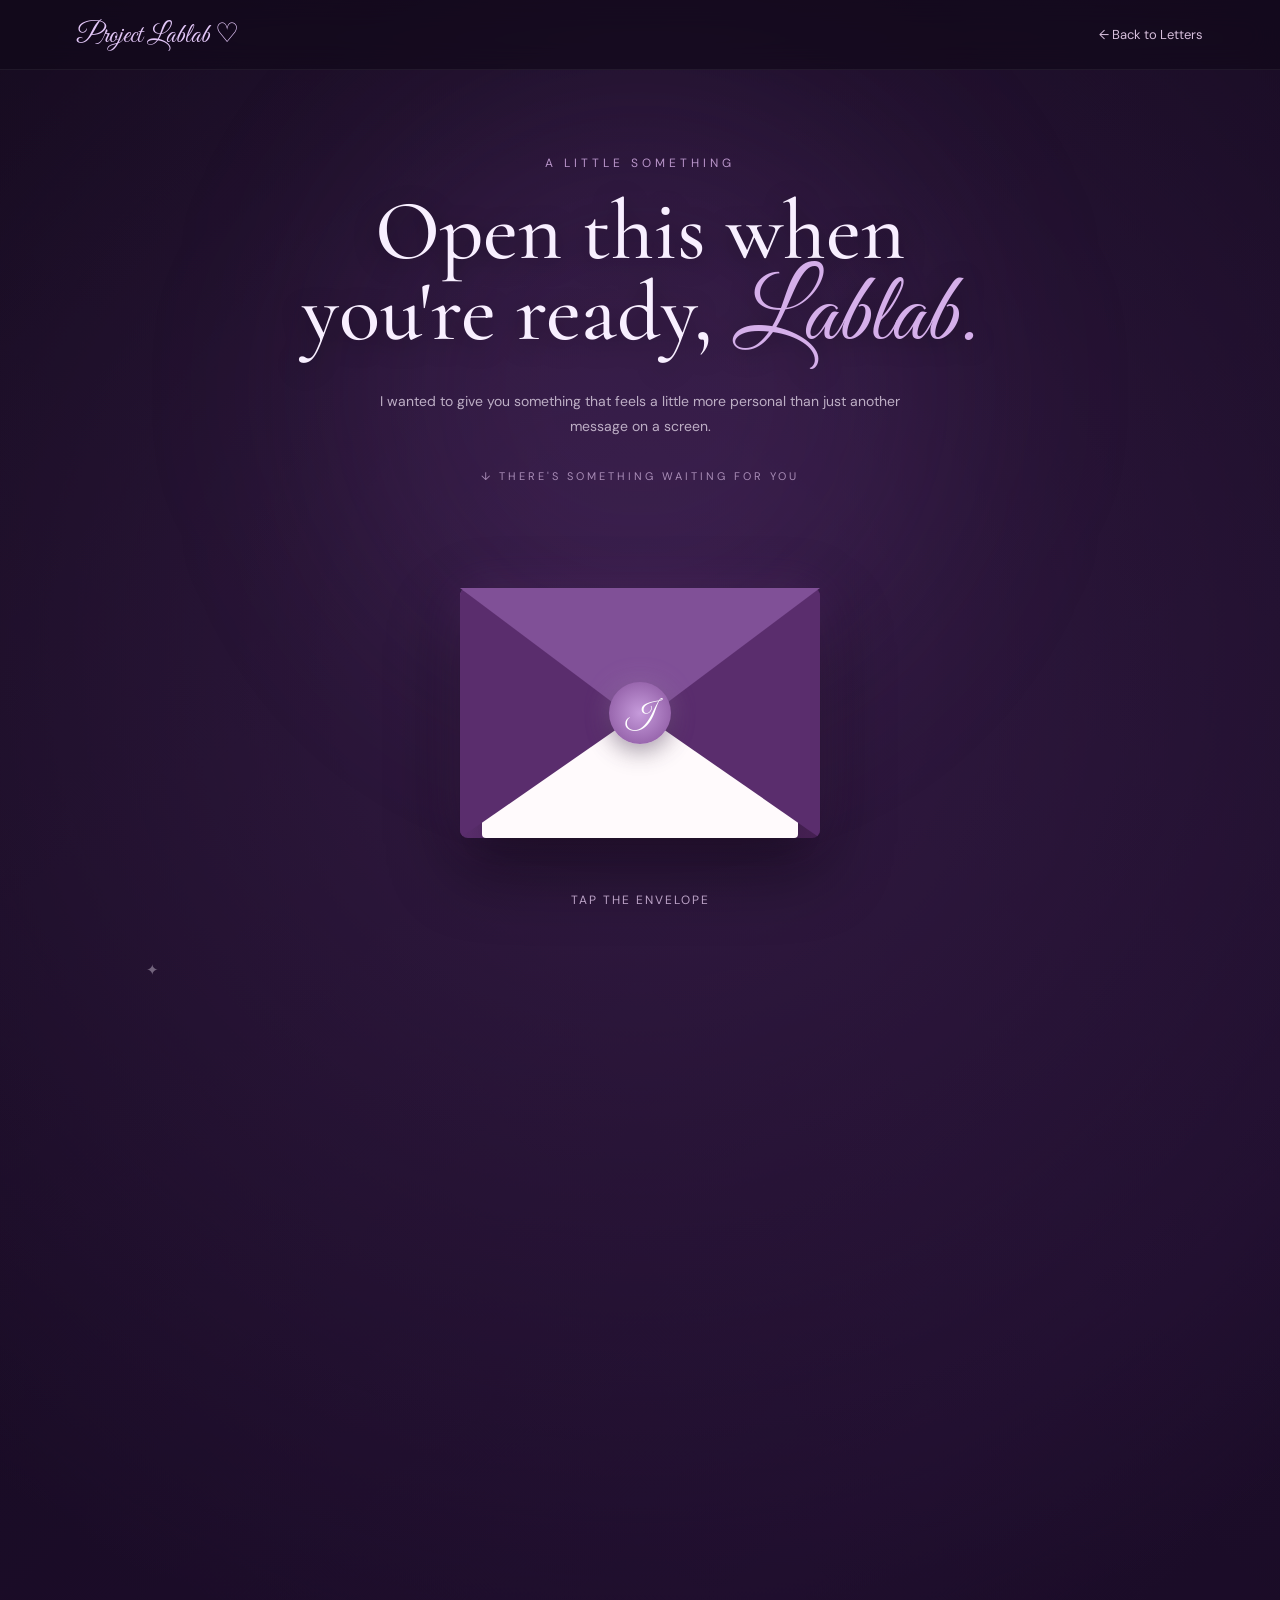
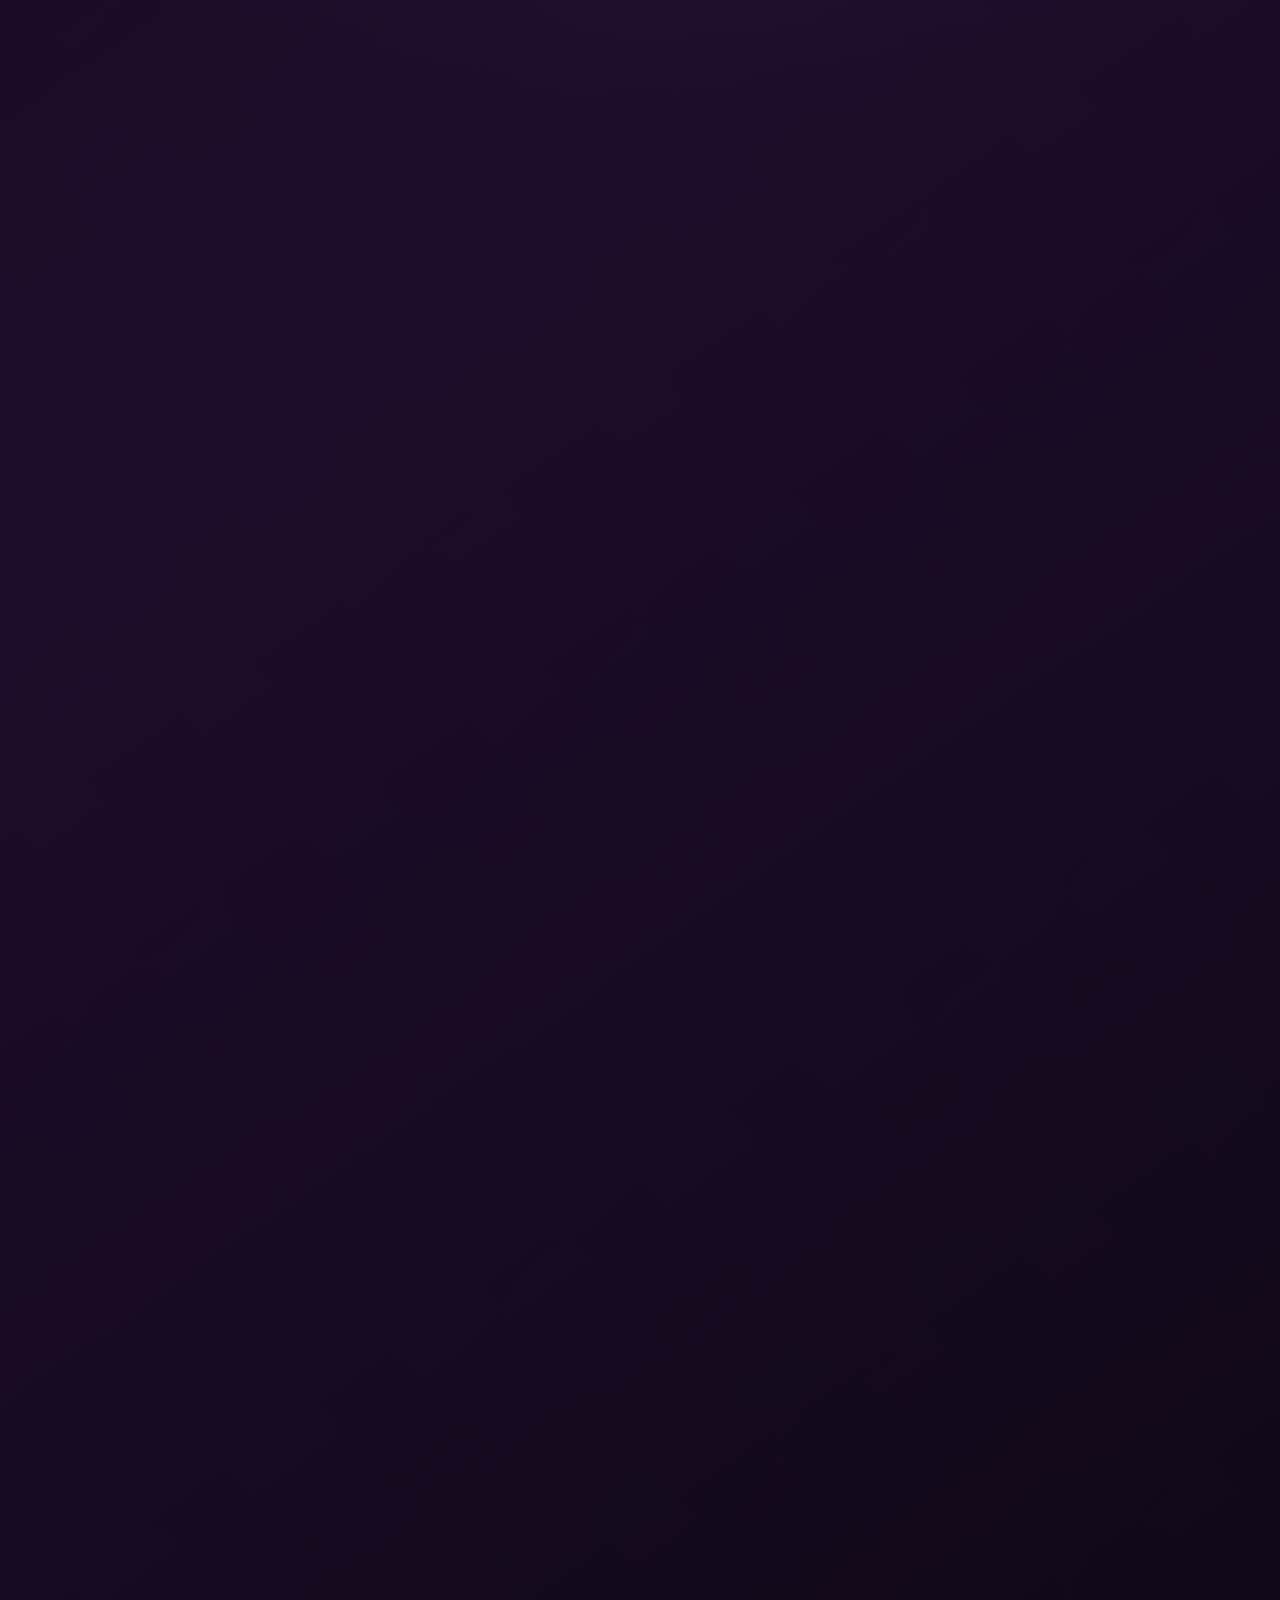
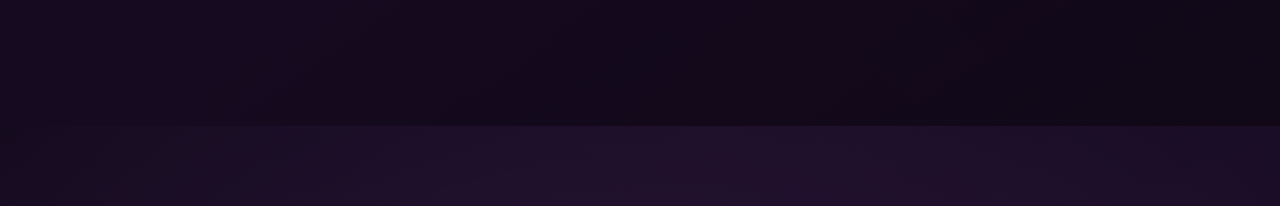
<file: letter.html>
<!DOCTYPE html>
<html lang="en">

<head>

    <meta charset="UTF-8">

    <meta name="viewport" content="width=device-width, initial-scale=1.0">

    <meta name="theme-color" content="#180d24">

    <title>A Letter for You 💜</title>

    <link rel="preconnect" href="https://fonts.googleapis.com">

    <link rel="preconnect" href="https://fonts.gstatic.com" crossorigin>

    <link
        href="https://fonts.googleapis.com/css2?family=Cormorant+Garamond:wght@400;500;600;700&family=DM+Sans:wght@400;500;600&family=Great+Vibes&display=swap"
        rel="stylesheet">

    <style>

        * {
            margin: 0;
            padding: 0;
            box-sizing: border-box;
        }

        html {
            scroll-behavior: smooth;
        }

        body {
            min-height: 100vh;
            background:
                radial-gradient(
                    circle at 50% 20%,
                    rgba(111, 61, 137, 0.3),
                    transparent 38%
                ),
                linear-gradient(
                    145deg,
                    #12091b,
                    #1d0d2b 50%,
                    #100817
                );
            color: #f8efff;
            font-family: "DM Sans", sans-serif;
            overflow-x: hidden;
        }

        /* =========================
           BACKGROUND
        ========================= */

        .background-glow {
            position: fixed;
            width: 600px;
            height: 600px;
            border-radius: 50%;
            background: rgba(150, 85, 190, 0.12);
            filter: blur(100px);
            top: 10%;
            left: 50%;
            transform: translateX(-50%);
            pointer-events: none;
        }

        /* =========================
           NAVBAR
        ========================= */

        nav {
            position: fixed;
            top: 0;
            left: 0;
            width: 100%;
            height: 70px;
            padding: 0 6%;
            display: flex;
            align-items: center;
            justify-content: space-between;
            z-index: 500;
            background: rgba(18, 9, 27, 0.7);
            backdrop-filter: blur(14px);
            border-bottom: 1px solid rgba(255, 255, 255, 0.06);
        }

        .logo {
            font-family: "Great Vibes", cursive;
            font-size: 27px;
            color: #e3c7f8;
            text-decoration: none;
        }

        .back-link {
            color: #d7bfdc;
            text-decoration: none;
            font-size: 13px;
            transition: 0.3s ease;
        }

        .back-link:hover {
            color: white;
            transform: translateX(-3px);
        }

        /* =========================
           HERO / INTRO
        ========================= */

        .intro {
            position: relative;
            z-index: 10;

            min-height: 62vh;

            display: flex;
            flex-direction: column;
            justify-content: center;
            align-items: center;

            text-align: center;

            padding:
                120px
                25px
                40px;

            transition: 1s ease;
        }

        .intro.hide {
            opacity: 0;
            transform: translateY(-40px);
            pointer-events: none;
        }

        .small-text {
            font-size: 12px;
            letter-spacing: 4px;
            text-transform: uppercase;
            color: #b995ca;
            margin-bottom: 20px;
        }

        .intro h1 {
            position: relative;
            z-index: 20;

            font-family: "Cormorant Garamond", serif;
            font-size: clamp(45px, 8vw, 85px);
            font-weight: 500;
            line-height: 0.95;

            margin-bottom: 25px;

            text-shadow:
                0 5px 25px rgba(0, 0, 0, 0.35);
        }

        .intro h1 span {
            font-family: "Great Vibes", cursive;
            color: #d5afea;
            font-size: 1.15em;
        }

        .intro p {
            position: relative;
            z-index: 20;

            max-width: 520px;

            color: #bdaec5;

            line-height: 1.8;

            font-size: 14px;
        }

        .hint {
            position: relative;
            z-index: 20;

            margin-top: 30px;

            font-size: 11px;

            letter-spacing: 3px;

            color: #a98db7;

            text-transform: uppercase;

            animation: breathe 2s infinite;
        }

        @keyframes breathe {

            0%,
            100% {
                opacity: 0.45;
            }

            50% {
                opacity: 1;
            }

        }

        /* =========================
           ENVELOPE AREA
        ========================= */

        .envelope-section {
            position: relative;
            z-index: 20;

            min-height: 48vh;

            display: flex;

            align-items: flex-start;

            justify-content: center;

            padding:
                30px
                20px
                150px;
        }

        .envelope-wrapper {
            position: relative;

            width: 360px;
            height: 250px;

            cursor: pointer;

            perspective: 1200px;

            transition: 0.5s ease;
        }

        .envelope-wrapper:hover {
            transform: translateY(-8px);
        }

        .envelope-wrapper.opened {
            cursor: default;
        }

        /* =========================
           ENVELOPE
        ========================= */

        .envelope {
            position: absolute;

            width: 100%;
            height: 100%;

            left: 0;
            bottom: 0;

            background:
                linear-gradient(
                    145deg,
                    #6e3b86,
                    #452052
                );

            border-radius: 8px;

            box-shadow:
                0 30px 70px rgba(0, 0, 0, 0.45),
                0 0 50px rgba(130, 68, 160, 0.25);

            overflow: visible;
        }

        .envelope::before {
            content: "";

            position: absolute;

            inset: 0;

            background:
                linear-gradient(
                    135deg,
                    rgba(255,255,255,0.12),
                    transparent 40%
                );

            border-radius: inherit;
        }

        /* =========================
           PAPER
        ========================= */

        .paper {
            position: absolute;

            width: 88%;
            height: 90%;

            left: 6%;
            bottom: 10px;

            background: #fffafc;

            color: #38253e;

            border-radius: 4px;

            z-index: 2;

            padding: 25px;

            transition:
                transform 1.5s cubic-bezier(.2,.8,.2,1),
                opacity 0.8s ease;

            transform: translateY(10px);

            box-shadow:
                0 5px 25px rgba(0,0,0,0.15);
        }

        .paper::before {
            content: "A little something for you...";

            font-family: "Great Vibes", cursive;

            font-size: 22px;

            color: #69417b;
        }

        .envelope-wrapper.opened .paper {
            transform: translateY(-175px);
        }

        /* =========================
           ENVELOPE FRONT
        ========================= */

        .envelope-front {
            position: absolute;

            inset: 0;

            z-index: 5;

            overflow: hidden;

            border-radius: 8px;
        }

        .envelope-front::before {
            content: "";

            position: absolute;

            left: 0;
            bottom: 0;

            width: 0;
            height: 0;

            border-left: 180px solid #5a2d6d;
            border-top: 125px solid transparent;
            border-bottom: 125px solid transparent;
        }

        .envelope-front::after {
            content: "";

            position: absolute;

            right: 0;
            bottom: 0;

            width: 0;
            height: 0;

            border-right: 180px solid #5a2d6d;
            border-top: 125px solid transparent;
            border-bottom: 125px solid transparent;
        }

        /* =========================
           FLAP
        ========================= */

        .flap {
            position: absolute;

            width: 100%;
            height: 100%;

            top: 0;
            left: 0;

            z-index: 7;

            transform-origin: top center;

            transition:
                transform 1.1s cubic-bezier(.2,.8,.2,1);
        }

        .flap::before {
            content: "";

            position: absolute;

            left: 0;
            top: 0;

            width: 0;
            height: 0;

            border-left: 180px solid transparent;
            border-right: 180px solid transparent;
            border-top: 135px solid #805097;
        }

        .envelope-wrapper.opened .flap {
            transform: rotateX(180deg);
        }

        /* =========================
           SEAL
        ========================= */

        .seal {
            position: absolute;

            z-index: 15;

            top: 50%;
            left: 50%;

            transform:
                translate(-50%, -50%);

            width: 62px;
            height: 62px;

            border-radius: 50%;

            background:
                radial-gradient(
                    circle,
                    #c69bdb,
                    #86519b
                );

            display: flex;

            align-items: center;
            justify-content: center;

            font-family: "Great Vibes", cursive;

            font-size: 28px;

            color: white;

            box-shadow:
                0 8px 25px rgba(0,0,0,0.3),
                0 0 25px rgba(198,155,219,0.4);

            transition: 0.8s ease;
        }

        .envelope-wrapper.opened .seal {
            opacity: 0;

            transform:
                translate(-50%, -50%)
                scale(0.3);
        }

        /* =========================
           OPEN MESSAGE
        ========================= */

        .open-message {
            position: absolute;

            bottom: -70px;

            width: 100%;

            text-align: center;

            color: #bca3c7;

            font-size: 12px;

            letter-spacing: 2px;

            text-transform: uppercase;

            transition: 0.5s ease;
        }

        .envelope-wrapper.opened .open-message {
            opacity: 0;
        }

        /* =========================
           ROSE EFFECT
        ========================= */

        .rose-burst {
            position: fixed;

            inset: 0;

            pointer-events: none;

            overflow: hidden;

            z-index: 1000;

            opacity: 0;

            transition: opacity 0.5s ease;
        }

        .rose-burst.active {
            opacity: 1;
        }

        .rose {
            position: absolute;

            top: -100px;

            user-select: none;

            pointer-events: none;

            filter:
                drop-shadow(
                    0 5px 8px rgba(0,0,0,0.35)
                )
                drop-shadow(
                    0 0 8px rgba(255,80,120,0.25)
                );

            animation:
                roseFall
                linear
                forwards;
        }

        @keyframes roseFall {

            0% {
                transform:
                    translateY(-120px)
                    translateX(0)
                    rotate(0deg)
                    scale(0.3);

                opacity: 0;
            }

            8% {
                opacity: 1;
            }

            25% {
                transform:
                    translateY(25vh)
                    translateX(45px)
                    rotate(90deg)
                    scale(1);
            }

            50% {
                transform:
                    translateY(55vh)
                    translateX(-55px)
                    rotate(180deg)
                    scale(0.9);
            }

            75% {
                transform:
                    translateY(80vh)
                    translateX(45px)
                    rotate(270deg)
                    scale(1.1);
            }

            100% {
                transform:
                    translateY(115vh)
                    translateX(-30px)
                    rotate(360deg)
                    scale(0.7);

                opacity: 0;
            }

        }

        /* =========================
           ROSE FLASH
        ========================= */

        .rose-flash {
            position: fixed;

            inset: 0;

            background:
                radial-gradient(
                    circle,
                    rgba(255,180,210,0.25),
                    rgba(90,30,110,0.15),
                    transparent 65%
                );

            z-index: 999;

            pointer-events: none;

            opacity: 0;
        }

        .rose-flash.active {
            animation:
                flash
                1.5s
                ease;
        }

        @keyframes flash {

            0% {
                opacity: 0;
            }

            30% {
                opacity: 1;
            }

            100% {
                opacity: 0;
            }

        }

        /* =========================
           LETTER
        ========================= */

        .letter-container {
            position: relative;

            z-index: 30;

            width: min(800px, 90%);

            margin: 0 auto;

            padding:
                100px
                0
                120px;

            opacity: 0;

            transform: translateY(80px);

            pointer-events: none;

            transition:
                opacity 1.5s ease,
                transform 1.5s ease;
        }

        .letter-container.show {
            opacity: 1;

            transform: translateY(0);

            pointer-events: auto;
        }

        .letter-paper {
            background:
                linear-gradient(
                    rgba(255,255,255,0.96),
                    rgba(250,241,250,0.98)
                );

            color: #35243a;

            padding:
                clamp(40px, 7vw, 85px);

            border-radius: 4px;

            box-shadow:
                0 30px 90px rgba(0,0,0,0.4),
                0 0 50px rgba(180,120,200,0.12);

            position: relative;
        }

        .letter-paper::before {
            content: "";

            position: absolute;

            inset: 15px;

            border:
                1px solid
                rgba(110,61,137,0.15);

            pointer-events: none;
        }

        .letter-date {
            text-align: right;

            font-family:
                "Cormorant Garamond",
                serif;

            font-size: 17px;

            color: #876a8e;

            margin-bottom: 45px;
        }

        .letter-paper h2 {
            font-family:
                "Great Vibes",
                cursive;

            font-size:
                clamp(38px, 6vw, 58px);

            font-weight: 400;

            color: #673c76;

            margin-bottom: 35px;
        }

        .letter-paper p {
            font-family:
                "Cormorant Garamond",
                serif;

            font-size:
                clamp(19px, 2.5vw, 23px);

            line-height: 1.8;

            margin-bottom: 28px;

            text-align: justify;
        }

        .letter-paper .heart {
            text-align: center;

            font-size: 28px;

            color: #9a5caa;

            margin: 30px 0;
        }

        .signature {
            margin-top: 50px;

            text-align: right;
        }

        .signature span {
            display: block;

            font-family:
                "Cormorant Garamond",
                serif;

            font-size: 20px;

            color: #76567d;
        }

        .signature strong {
            display: block;

            font-family:
                "Great Vibes",
                cursive;

            font-size: 42px;

            font-weight: 400;

            color: #673c76;

            margin-top: 5px;
        }

        /* =========================
           BOTTOM
        ========================= */

        .bottom-message {
            text-align: center;

            margin-top: 60px;

            color: #a996ad;

            font-size: 12px;

            letter-spacing: 2px;
        }

        .back-button {
            display: block;

            width: fit-content;

            margin:
                30px
                auto
                0;

            padding:
                12px
                25px;

            border:
                1px solid
                rgba(205,169,220,0.35);

            border-radius: 50px;

            color: #d8c0df;

            text-decoration: none;

            font-size: 12px;

            letter-spacing: 1px;

            transition: 0.3s ease;
        }

        .back-button:hover {
            background:
                rgba(180,120,200,0.12);

            border-color:
                rgba(220,180,235,0.7);

            transform:
                translateY(-3px);
        }

        /* =========================
           BACKGROUND PETALS
        ========================= */

        .petal {
            position: fixed;

            top: -30px;

            z-index: 2;

            pointer-events: none;

            opacity: 0.6;

            animation:
                petalFall
                linear
                forwards;
        }

        @keyframes petalFall {

            0% {
                transform:
                    translateY(-50px)
                    rotate(0deg);
            }

            100% {
                transform:
                    translateY(110vh)
                    rotate(360deg);
            }

        }

        /* =========================
           MOBILE
        ========================= */

        @media (max-width: 600px) {

            nav {
                height: 60px;

                padding:
                    0 20px;
            }

            .logo {
                font-size: 23px;
            }

            .back-link {
                font-size: 11px;
            }

            .intro {
                min-height: 58vh;

                padding:
                    100px
                    20px
                    25px;
            }

            .intro h1 {
                font-size:
                    clamp(42px, 13vw, 65px);
            }

            .intro p {
                font-size: 13px;

                max-width: 340px;
            }

            .envelope-section {
                min-height: 50vh;

                padding:
                    20px
                    20px
                    130px;
            }

            .envelope-wrapper {
                width: 300px;

                height: 210px;
            }

            .envelope-front::before {
                border-left-width: 150px;

                border-top-width: 105px;

                border-bottom-width: 105px;
            }

            .envelope-front::after {
                border-right-width: 150px;

                border-top-width: 105px;

                border-bottom-width: 105px;
            }

            .flap::before {
                border-left-width: 150px;

                border-right-width: 150px;

                border-top-width: 115px;
            }

            .envelope-wrapper.opened .paper {
                transform:
                    translateY(-145px);
            }

            .letter-paper {
                padding:
                    38px 28px;
            }

            .letter-paper::before {
                inset: 10px;
            }

            .letter-paper p {
                text-align: left;
            }

            .rose {
                font-size:
                    22px !important;
            }

        }

    </style>

</head>

<body>

    <div class="background-glow"></div>

    <div
        class="rose-flash"
        id="roseFlash">
    </div>

    <div
        class="rose-burst"
        id="roseBurst">
    </div>


    <!-- NAVBAR -->

    <nav>

        <a
            href="index.html"
            class="logo">
            Project Lablab ♡
        </a>

        <a
            href="letters.html"
            class="back-link">
            ← Back to Letters
        </a>

    </nav>


    <!-- INTRO -->

    <section
        class="intro"
        id="intro">

        <div class="small-text">
            A little something
        </div>

        <h1>

            Open this when<br>

            you're ready,
            <span>Lablab.</span>

        </h1>

        <p>

            I wanted to give you something
            that feels a little more personal
            than just another message on a screen.

        </p>

        <div class="hint">

            ↓ there's something waiting for you

        </div>

    </section>


    <!-- ENVELOPE -->

    <section class="envelope-section">

        <div
            class="envelope-wrapper"
            id="envelopeWrapper"
            onclick="openLetter()">

            <div class="envelope">

                <div class="paper"></div>

                <div class="envelope-front"></div>

                <div class="flap"></div>

                <div class="seal">
                    J
                </div>

            </div>

            <div class="open-message">

                Tap the envelope

            </div>

        </div>

    </section>


    <!-- LETTER -->

    <main
        class="letter-container"
        id="letter">

        <article class="letter-paper">

            <div class="letter-date">

                For you, Lablab 💜

            </div>

            <h2>

                Dear, Lablab

            </h2>

            <p>

                I just want to tell you something that
                has been on my mind. I know that sometimes,
                when someone gives too much attention or
                expresses their feelings strongly, it can
                feel like lovebombing. I understand if you
                ever think that about me, and I don’t blame
                you for being careful with your feelings.

            </p>

            <p>

                But I want you to know that what I feel
                for you is genuine. I’m not saying these
                things just because everything between us
                is still new, and I’m not trying to rush
                you into anything. I simply want to be
                honest about how I feel.

            </p>

            <div class="heart">
                ♡
            </div>

            <p>

                I don’t want you to feel pressured to
                believe me just because I say that I love
                you. I would rather show you through the
                way I treat you, the way I listen to you,
                and the way I continue choosing to know
                you more each day.

            </p>

            <p>

                I know that words can be easy to say.
                That’s why I don’t want my words to be
                the only proof of what I feel. I want
                my actions, patience, and consistency
                to speak for me too.

            </p>

            <p>

                So if you ever doubt whether I’m being
                genuine, I hope you remember that I’m
                not here just for the excitement of
                something new. I genuinely enjoy having
                you in my life. I love our random
                conversations, our laughs, our games,
                our flirting, and even those simple
                moments when we just talk about nothing.

            </p>

            <p>

                I don't know exactly where this will
                take us, but I know that I want to keep
                getting to know you. I want to experience
                more moments with you, even if for now
                there's still distance between us.

            </p>

            <p>

                And if one day we finally get the chance
                to meet, I hope we can look back at this
                little chapter and smile at how everything
                started.

            </p>

            <p>

                Until then, I'll keep choosing to be here,
                to be honest with you, and to appreciate
                every moment we have.

            </p>

            <p>

                I love you always, in all ways ❤️

            </p>

            <div class="signature">

                <span>
                    Always,
                </span>

                <strong>
                    Your Lablab
                </strong>

            </div>

        </article>


        <div class="bottom-message">

            Written with a little courage
            and a lot of love.

        </div>


        <a
            href="letters.html"
            class="back-button">

            ← Back to all letters

        </a>

    </main>


    <script>

        const envelopeWrapper =
            document.getElementById(
                "envelopeWrapper"
            );

        const intro =
            document.getElementById(
                "intro"
            );

        const letter =
            document.getElementById(
                "letter"
            );

        const roseBurst =
            document.getElementById(
                "roseBurst"
            );

        const roseFlash =
            document.getElementById(
                "roseFlash"
            );

        let opened = false;


        /* =========================
           OPEN LETTER
        ========================= */

        function openLetter() {

            if (opened) return;

            opened = true;

            envelopeWrapper.classList.add(
                "opened"
            );

            intro.classList.add(
                "hide"
            );


            setTimeout(() => {

                roseFlash.classList.add(
                    "active"
                );

                roseExplosion();

            }, 450);


            setTimeout(() => {

                letter.classList.add(
                    "show"
                );

                setTimeout(() => {

                    letter.scrollIntoView({
                        behavior: "smooth",
                        block: "start"
                    });

                }, 300);

            }, 2200);

        }


        /* =========================
           ROSE EXPLOSION
        ========================= */

        function roseExplosion() {

            roseBurst.classList.add(
                "active"
            );


            for (
                let i = 0;
                i < 90;
                i++
            ) {

                setTimeout(() => {

                    createRose();

                }, i * 22);

            }


            setTimeout(() => {

                for (
                    let i = 0;
                    i < 50;
                    i++
                ) {

                    setTimeout(() => {

                        createRose();

                    }, i * 30);

                }

            }, 700);


            setTimeout(() => {

                roseBurst.classList.remove(
                    "active"
                );

            }, 9000);

        }


        /* =========================
           CREATE ROSE
        ========================= */

        function createRose() {

            const rose =
                document.createElement(
                    "div"
                );

            rose.className =
                "rose";

            rose.innerHTML =
                "🌹";


            rose.style.left =
                Math.random() * 100 + "vw";


            const size =
                20 +
                Math.random() * 30;

            rose.style.fontSize =
                size + "px";


            const duration =
                4 +
                Math.random() * 5;

            rose.style.animationDuration =
                duration + "s";


            rose.style.animationDelay =
                Math.random() * 0.8 + "s";


            rose.style.transform =
                `rotate(
                    ${Math.random() * 80 - 40}deg
                )`;


            roseBurst.appendChild(
                rose
            );


            setTimeout(() => {

                rose.remove();

            }, (duration + 2) * 1000);

        }


        /* =========================
           BACKGROUND PETALS
        ========================= */

        function createPetal() {

            const petal =
                document.createElement(
                    "div"
                );

            petal.className =
                "petal";

            petal.innerHTML =
                "✦";

            petal.style.left =
                Math.random() * 100 + "vw";

            petal.style.fontSize =
                (8 + Math.random() * 8) +
                "px";

            petal.style.opacity =
                0.2 +
                Math.random() * 0.4;

            petal.style.animationDuration =
                (8 + Math.random() * 8) +
                "s";

            document.body.appendChild(
                petal
            );


            setTimeout(() => {

                petal.remove();

            }, 17000);

        }


        setInterval(
            createPetal,
            900
        );

    </script>

</body>

</html>
</file>
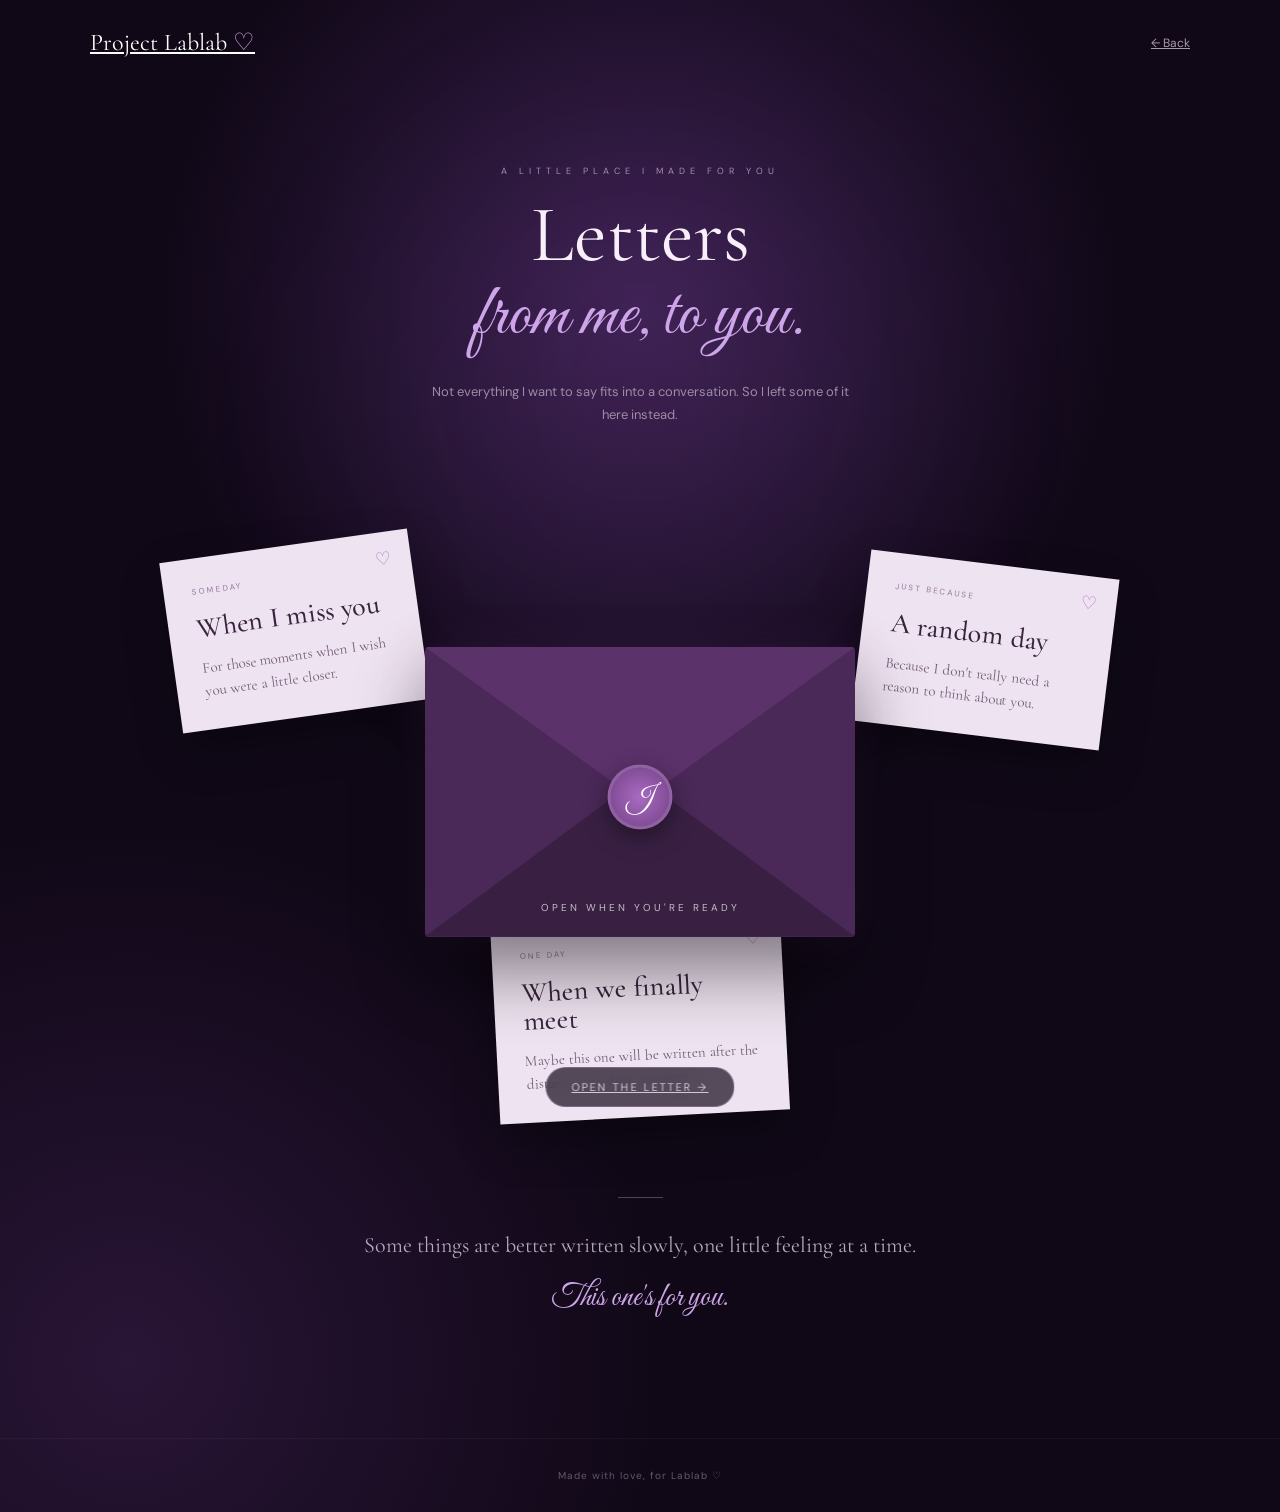
<file: letters.html>
<!DOCTYPE html>
<html lang="en">

<head>

<meta charset="UTF-8">
<meta name="viewport" content="width=device-width, initial-scale=1.0">

<title>For You, Lablab 💜</title>

<link rel="preconnect" href="https://fonts.googleapis.com">
<link rel="preconnect" href="https://fonts.gstatic.com" crossorigin>

<link href="https://fonts.googleapis.com/css2?family=Cormorant+Garamond:wght@400;500;600&family=DM+Sans:wght@400;500&family=Great+Vibes&display=swap" rel="stylesheet">

<style>

* {
    box-sizing: border-box;
    margin: 0;
    padding: 0;
}

html {
    scroll-behavior: smooth;
}

body {
    min-height: 100vh;
    overflow-x: hidden;

    background:
        radial-gradient(circle at 50% 20%, #3b2050 0%, transparent 35%),
        radial-gradient(circle at 10% 90%, #291536 0%, transparent 30%),
        #100817;

    color: #f8effb;

    font-family: "DM Sans", sans-serif;
}


/* ==============================
   BACKGROUND
============================== */

.background-glow {
    position: fixed;

    width: 500px;
    height: 500px;

    left: 50%;
    top: 45%;

    transform: translate(-50%, -50%);

    background: rgba(146, 85, 174, 0.08);

    border-radius: 50%;

    filter: blur(100px);

    pointer-events: none;
}


/* ==============================
   NAVIGATION
============================== */

nav {
    position: relative;

    z-index: 10;

    width: min(1100px, 88%);

    margin: auto;

    padding: 28px 0;

    display: flex;

    justify-content: space-between;

    align-items: center;
}

.logo {
    font-family: "Cormorant Garamond", serif;

    font-size: 24px;

    color: #fff;
}

.logo span {
    color: #cda5e8;
}

.back {
    color: #a997af;

    font-size: 12px;

    transition: 0.3s;
}

.back:hover {
    color: white;
}


/* ==============================
   INTRO
============================== */

.intro {
    position: relative;

    z-index: 2;

    text-align: center;

    margin-top: 80px;
}

.intro small {
    display: block;

    text-transform: uppercase;

    letter-spacing: 5px;

    font-size: 9px;

    color: #a98bb5;

    margin-bottom: 22px;
}

.intro h1 {
    font-family: "Cormorant Garamond", serif;

    font-size: clamp(48px, 8vw, 80px);

    font-weight: 400;

    line-height: 0.9;
}

.intro h1 span {
    display: block;

    font-family: "Great Vibes", cursive;

    font-size: 0.9em;

    color: #cda5e8;

    margin-top: 14px;
}

.intro p {
    margin: 30px auto 0;

    width: min(430px, 85%);

    color: #9d8ca5;

    font-size: 13px;

    line-height: 1.8;
}


/* ==============================
   LETTER AREA
============================== */

.letter-room {
    position: relative;

    width: min(1000px, 92%);

    height: 650px;

    margin: 40px auto 0;
}


/* ==============================
   ENVELOPE
============================== */

.envelope-wrapper {
    position: absolute;

    left: 50%;
    top: 50%;

    transform: translate(-50%, -50%);

    width: 430px;

    height: 290px;

    cursor: pointer;

    z-index: 5;
}

.envelope {
    position: relative;

    width: 100%;
    height: 100%;

    background: #4a2858;

    box-shadow:
        0 35px 70px rgba(0,0,0,0.45),
        0 0 50px rgba(154,93,183,0.12);

    border-radius: 4px;

    overflow: hidden;

    transition: 0.6s ease;
}

.envelope-wrapper:hover .envelope {
    transform: translateY(-10px) rotate(-1deg);

    box-shadow:
        0 50px 90px rgba(0,0,0,0.5),
        0 0 70px rgba(170,100,200,0.2);
}


/* envelope bottom */

.envelope::before {
    content: "";

    position: absolute;

    inset: 0;

    background: #392043;

    clip-path: polygon(
        0 100%,
        50% 45%,
        100% 100%
    );

    z-index: 3;
}


/* envelope top flap */

.envelope::after {
    content: "";

    position: absolute;

    left: 0;
    top: 0;

    width: 0;
    height: 0;

    border-left: 215px solid transparent;
    border-right: 215px solid transparent;

    border-top: 155px solid #5b326a;

    z-index: 4;
}


/* ==============================
   SEAL
============================== */

.seal {
    position: absolute;

    z-index: 10;

    left: 50%;
    top: 52%;

    transform: translate(-50%, -50%);

    width: 65px;
    height: 65px;

    border-radius: 50%;

    display: flex;

    align-items: center;
    justify-content: center;

    background:
        radial-gradient(
            circle,
            #a96bc2,
            #724084
        );

    border: 3px solid rgba(255,255,255,0.12);

    box-shadow:
        0 8px 25px rgba(0,0,0,0.4);

    font-family: "Great Vibes", cursive;

    font-size: 27px;

    color: white;

    transition: 0.5s;
}

.envelope-wrapper:hover .seal {
    transform:
        translate(-50%, -50%)
        scale(1.08);

}


/* ==============================
   ENVELOPE MESSAGE
============================== */

.envelope-message {
    position: absolute;

    z-index: 8;

    left: 50%;
    bottom: 23px;

    transform: translateX(-50%);

    width: 100%;

    text-align: center;

    color: rgba(255,255,255,0.7);

    font-size: 10px;

    text-transform: uppercase;

    letter-spacing: 3px;
}


/* ==============================
   FLOATING LETTERS
============================== */

.floating-letter {
    position: absolute;

    width: 250px;

    min-height: 170px;

    padding: 28px;

    background: #eee3f0;

    color: #39243e;

    box-shadow:
        0 20px 45px rgba(0,0,0,0.3);

    transition:
        transform 0.5s ease,
        box-shadow 0.5s ease;

    cursor: default;
}

.floating-letter:hover {
    transform:
        translateY(-15px)
        rotate(0deg) !important;

    box-shadow:
        0 35px 60px rgba(0,0,0,0.4);

    z-index: 10;
}


/* left */

.letter-left {
    left: 3%;

    top: 12%;

    transform: rotate(-8deg);
}


/* right */

.letter-right {
    right: 3%;

    top: 15%;

    transform: rotate(7deg);
}


/* bottom */

.letter-bottom {
    left: 50%;

    bottom: 0;

    transform:
        translateX(-50%)
        rotate(-3deg);

    width: 290px;
}


.floating-letter::before {
    content: "♡";

    position: absolute;

    right: 20px;
    top: 15px;

    font-size: 18px;

    color: #b17ac8;
}

.floating-letter small {
    display: block;

    font-size: 8px;

    text-transform: uppercase;

    letter-spacing: 2px;

    color: #94789c;

    margin-bottom: 18px;
}

.floating-letter h2 {
    font-family: "Cormorant Garamond", serif;

    font-size: 28px;

    font-weight: 500;

    line-height: 1;
}

.floating-letter p {
    font-family: "Cormorant Garamond", serif;

    margin-top: 15px;

    font-size: 15px;

    line-height: 1.5;

    color: #725c77;
}


/* ==============================
   MAIN LETTER LINK
============================== */

.open-letter {
    position: absolute;

    left: 50%;

    bottom: 10px;

    transform: translateX(-50%);

    z-index: 20;

    padding: 12px 25px;

    border: 1px solid rgba(207,166,231,0.3);

    border-radius: 50px;

    background: rgba(20,10,28,0.7);

    backdrop-filter: blur(10px);

    color: #d9c3df;

    font-size: 11px;

    letter-spacing: 2px;

    text-transform: uppercase;

    transition: 0.3s;
}

.open-letter:hover {
    background: #9a61b0;

    border-color: #9a61b0;

    color: white;

    transform:
        translateX(-50%)
        translateY(-4px);
}


/* ==============================
   BOTTOM MESSAGE
============================== */

.final-message {
    position: relative;

    z-index: 2;

    text-align: center;

    margin: 80px auto 120px;

    width: min(600px, 85%);
}

.final-message .line {
    width: 45px;

    height: 1px;

    background: rgba(205,165,232,0.35);

    margin: 0 auto 30px;
}

.final-message p {
    font-family: "Cormorant Garamond", serif;

    font-size: 22px;

    line-height: 1.6;

    color: #b8a8be;
}

.final-message .script {
    display: block;

    margin-top: 15px;

    font-family: "Great Vibes", cursive;

    font-size: 32px;

    color: #cda5e8;
}


/* ==============================
   FOOTER
============================== */

footer {
    text-align: center;

    padding: 30px;

    color: #66566d;

    font-size: 10px;

    letter-spacing: 1px;

    border-top: 1px solid rgba(255,255,255,0.04);
}


/* ==============================
   MOBILE
============================== */

@media(max-width: 750px) {

    .intro {
        margin-top: 60px;
    }

    .letter-room {
        height: 780px;
    }

    .envelope-wrapper {
        width: 330px;
        height: 225px;

        top: 45%;
    }

    .envelope::after {
        border-left-width: 165px;
        border-right-width: 165px;
        border-top-width: 120px;
    }

    .floating-letter {
        width: 190px;
        min-height: 140px;

        padding: 20px;
    }

    .floating-letter h2 {
        font-size: 22px;
    }

    .floating-letter p {
        font-size: 13px;
    }

    .letter-left {
        left: 0;
        top: 7%;
    }

    .letter-right {
        right: 0;
        top: 18%;
    }

    .letter-bottom {
        bottom: 20px;
    }

    .open-letter {
        bottom: 0;
    }

}


@media(max-width: 480px) {

    .letter-room {
        height: 700px;
    }

    .envelope-wrapper {
        width: 285px;
        height: 195px;
    }

    .envelope::after {
        border-left-width: 142px;
        border-right-width: 142px;
        border-top-width: 100px;
    }

    .seal {
        width: 55px;
        height: 55px;
    }

    .floating-letter {
        width: 155px;
        min-height: 120px;

        padding: 15px;
    }

    .floating-letter small {
        font-size: 6px;
    }

    .floating-letter h2 {
        font-size: 19px;
    }

    .floating-letter p {
        font-size: 11px;
    }

    .letter-left {
        left: -5px;
    }

    .letter-right {
        right: -5px;
    }

    .letter-bottom {
        width: 210px;
    }

}

</style>

</head>


<body>


<div class="background-glow"></div>


<nav>

    <a href="index.html" class="logo">
        Project Lablab <span>♡</span>
    </a>

    <a href="index.html" class="back">
        ← Back
    </a>

</nav>



<section class="intro">

    <small>
        a little place I made for you
    </small>

    <h1>
        Letters
        <span>from me, to you.</span>
    </h1>

    <p>
        Not everything I want to say fits into a conversation.
        So I left some of it here instead.
    </p>

</section>



<section class="letter-room">


    <!-- LEFT LETTER -->

    <div class="floating-letter letter-left">

        <small>
            someday
        </small>

        <h2>
            When I miss you
        </h2>

        <p>
            For those moments when I wish
            you were a little closer.
        </p>

    </div>



    <!-- RIGHT LETTER -->

    <div class="floating-letter letter-right">

        <small>
            just because
        </small>

        <h2>
            A random day
        </h2>

        <p>
            Because I don't really need
            a reason to think about you.
        </p>

    </div>



    <!-- MAIN ENVELOPE -->

    <a href="letter.html" class="envelope-wrapper">

        <div class="envelope">

            <div class="seal">
                J
            </div>

            <div class="envelope-message">
                open when you're ready
            </div>

        </div>

    </a>



    <!-- BOTTOM LETTER -->

    <div class="floating-letter letter-bottom">

        <small>
            one day
        </small>

        <h2>
            When we finally meet
        </h2>

        <p>
            Maybe this one will be
            written after the distance
            isn't there anymore.
        </p>

    </div>



    <a href="letter.html" class="open-letter">
        Open the letter →
    </a>


</section>



<section class="final-message">

    <div class="line"></div>

    <p>
        Some things are better written slowly,
        one little feeling at a time.
    </p>

    <span class="script">
        This one's for you.
    </span>

</section>



<footer>

    Made with love, for Lablab ♡

</footer>


</body>

</html>
</file>
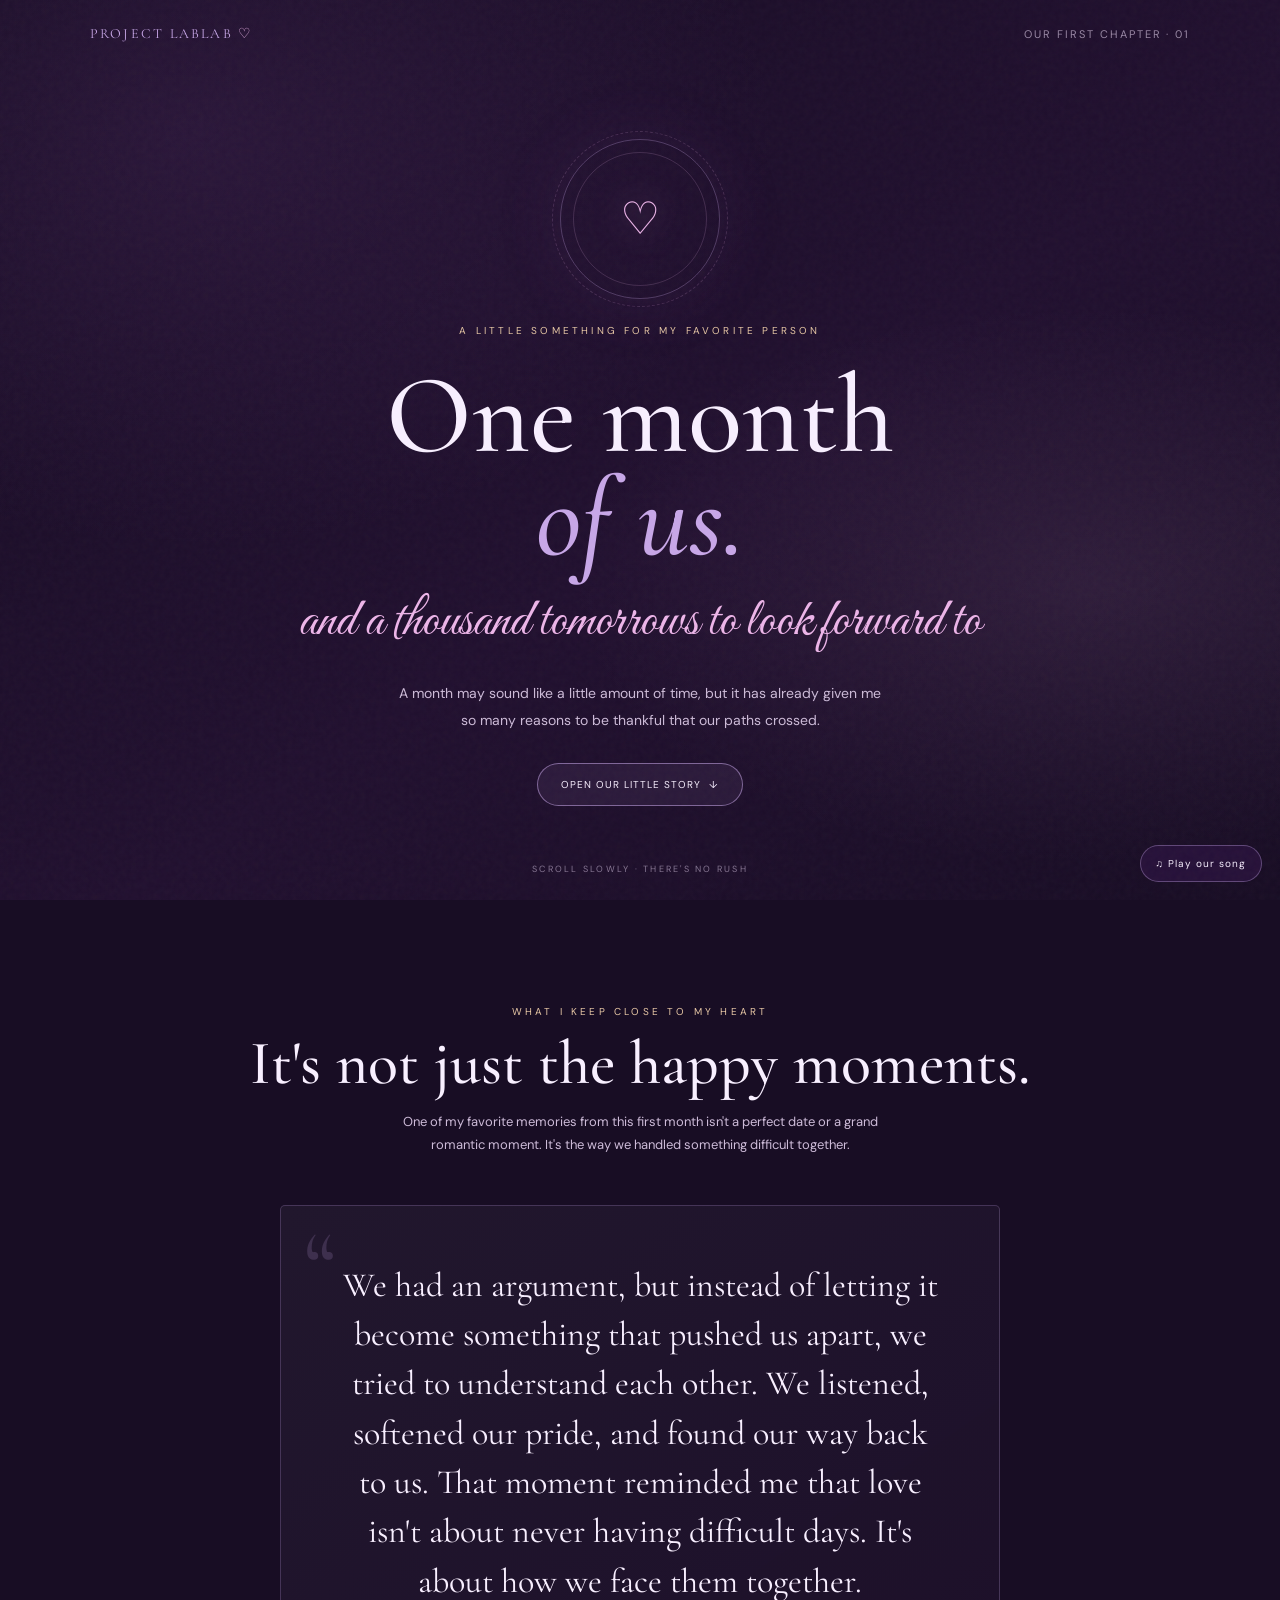
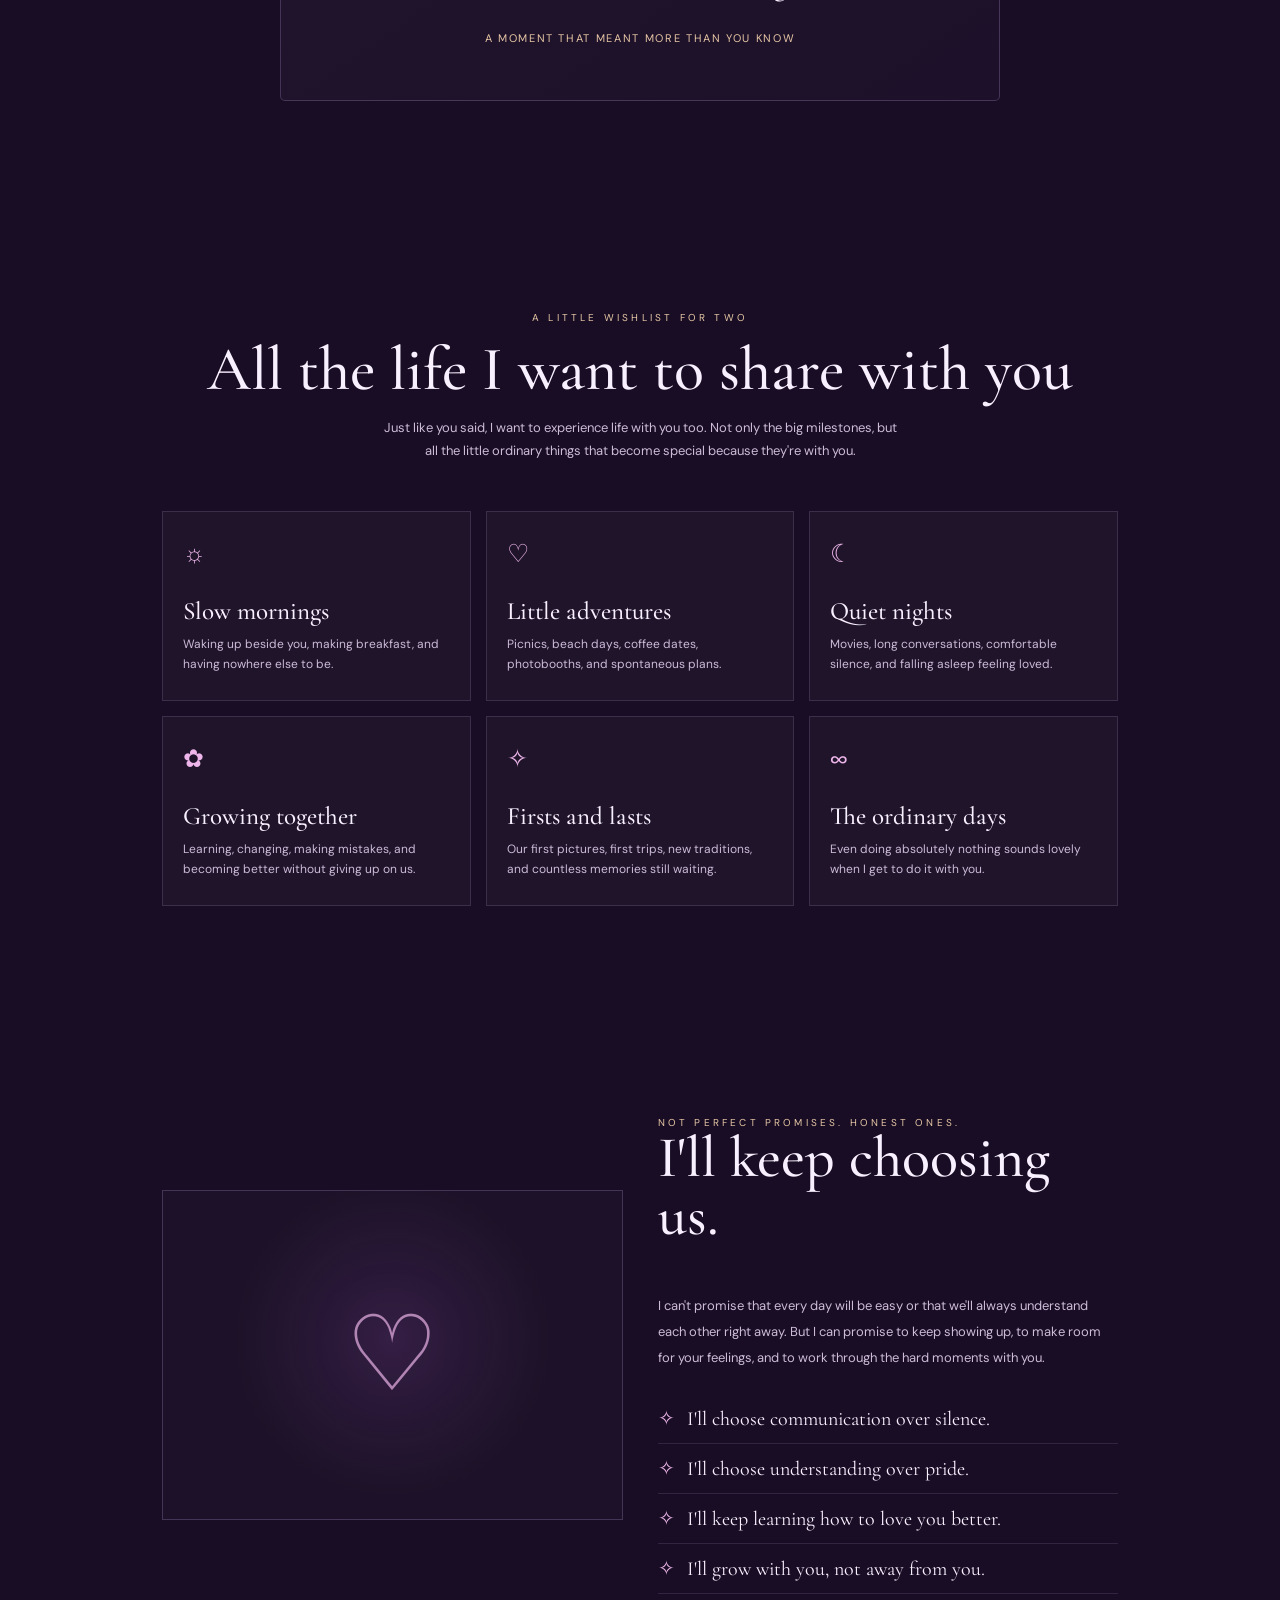
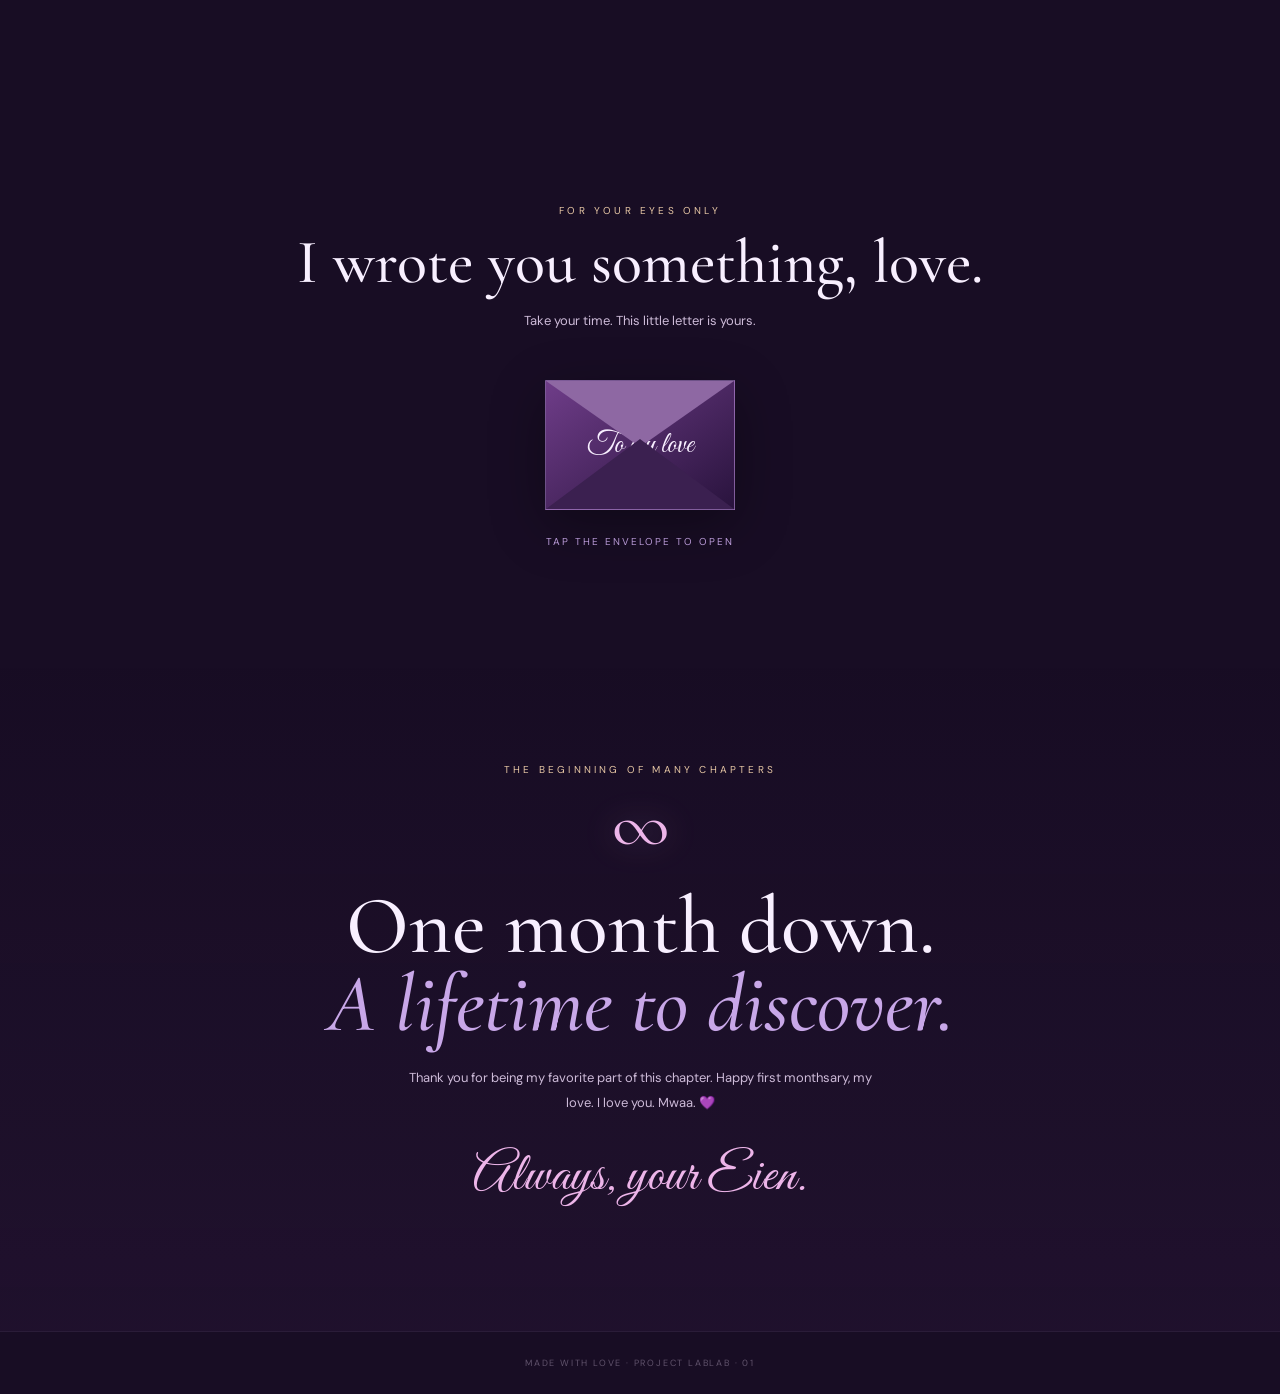
<file: monthsary.html>
<!DOCTYPE html>
<html lang="en">
<head>
<meta charset="UTF-8">
<meta name="viewport" content="width=device-width, initial-scale=1.0">
<meta name="theme-color" content="#180d24">
<title>One Month of Us 💜 | Project Lablab</title>
<link rel="preconnect" href="https://fonts.googleapis.com">
<link rel="preconnect" href="https://fonts.gstatic.com" crossorigin>
<link href="https://fonts.googleapis.com/css2?family=Cormorant+Garamond:wght@400;500;600;700&family=DM+Sans:wght@300;400;500;600&family=Great+Vibes&display=swap" rel="stylesheet">
<style>
:root{
  --night:#180d24;--plum:#29133d;--violet:#6f3d89;--lavender:#c8a7e8;
  --cream:#f8efff;--pink:#edb5e9;--gold:#e7c7a5;--muted:#cdbbd8;
}
*{box-sizing:border-box}
html{scroll-behavior:smooth}
body{margin:0;background:var(--night);color:var(--cream);font-family:"DM Sans",sans-serif;overflow-x:hidden}
body:before{content:"";position:fixed;inset:0;pointer-events:none;z-index:-2;background:
 radial-gradient(ellipse at 15% 15%,#6f3d8930,transparent 38%),
 radial-gradient(ellipse at 85% 65%,#edb5e916,transparent 34%),
 linear-gradient(145deg,#180d24,#21102f 55%,#180d24)}
a{color:inherit}
button{font:inherit}
.grain{position:fixed;inset:0;pointer-events:none;z-index:10;opacity:.09;background-image:url("data:image/svg+xml,%3Csvg viewBox='0 0 180 180' xmlns='http://www.w3.org/2000/svg'%3E%3Cfilter id='n'%3E%3CfeTurbulence type='fractalNoise' baseFrequency='.9' numOctaves='3' stitchTiles='stitch'/%3E%3C/filter%3E%3Crect width='100%25' height='100%25' filter='url(%23n)' opacity='.35'/%3E%3C/svg%3E")}
#petals{position:fixed;inset:0;pointer-events:none;overflow:hidden;z-index:0}
.petal{position:absolute;top:-30px;width:9px;height:14px;border-radius:90% 0 90% 0;background:linear-gradient(145deg,#f4c7ed,#a878bd);opacity:.48;animation:fall linear infinite}
@keyframes fall{to{transform:translate3d(80px,110vh,0) rotate(560deg)}}
nav{position:absolute;top:0;left:0;width:100%;padding:25px 7%;display:flex;justify-content:space-between;align-items:center;z-index:3}
.brand{font-family:"Cormorant Garamond",serif;letter-spacing:.16em;font-size:14px;color:var(--lavender);text-transform:uppercase}
.nav-note{font-size:11px;letter-spacing:.18em;text-transform:uppercase;color:#d8c6e2a8}
main,footer{position:relative;z-index:1}
.hero{min-height:100svh;display:grid;place-items:center;text-align:center;padding:120px 22px 75px;position:relative}
.hero-inner{max-width:800px}
.eyebrow{font-size:10px;letter-spacing:.32em;text-transform:uppercase;color:var(--gold)}
h1,h2,h3,p{margin-top:0}
.hero h1{font:500 clamp(56px,11vw,112px)/.92 "Cormorant Garamond",serif;margin:27px 0 18px}
.script{font:clamp(32px,6vw,54px) "Great Vibes",cursive;color:var(--pink)}
.hero-copy{max-width:490px;margin:24px auto 30px;color:var(--muted);font-size:14px;line-height:1.9}
.primary{border:1px solid #c8a7e88a;background:#c8a7e814;color:var(--cream);padding:14px 23px;border-radius:999px;letter-spacing:.1em;text-transform:uppercase;font-size:10px;cursor:pointer;transition:.3s}
.primary:hover{background:#c8a7e82b;transform:translateY(-2px);box-shadow:0 10px 35px #c8a7e820}
.scroll{position:absolute;bottom:25px;left:50%;transform:translateX(-50%);font-size:9px;letter-spacing:.25em;color:#cdbbd899;text-transform:uppercase}
.orbit{width:160px;height:160px;border:1px solid #c8a7e84a;border-radius:50%;margin:0 auto 25px;display:grid;place-items:center;position:relative;box-shadow:0 0 70px #6f3d8922}
.orbit:before,.orbit:after{content:"";position:absolute;border:1px solid #edb5e92b;border-radius:50%;inset:12px}
.orbit:after{inset:-9px;border-style:dashed;animation:spin 38s linear infinite}
@keyframes spin{to{transform:rotate(360deg)}}
.heart{font-size:45px;color:var(--pink);text-shadow:0 0 35px #edb5e9a8}
.section{padding:105px 22px;max-width:1000px;margin:auto}
.section-head{text-align:center;margin-bottom:48px}
.section-head h2{font:500 clamp(38px,6vw,62px)/1 "Cormorant Garamond",serif;margin:15px 0}
.section-head p{color:var(--muted);font-size:13px;line-height:1.8;max-width:520px;margin:0 auto}
.memory-card{max-width:720px;margin:auto;padding:clamp(25px,6vw,55px);border:1px solid #c8a7e83b;background:linear-gradient(145deg,#ffffff0b,#6f3d8910);border-radius:5px;position:relative}
.memory-card:before{content:"“";position:absolute;top:0;left:22px;font:100px "Cormorant Garamond",serif;color:#c8a7e82d}
.memory-card p{font:clamp(23px,4vw,34px)/1.45 "Cormorant Garamond",serif;text-align:center;margin:0;position:relative}
.memory-card .small{font:11px "DM Sans",sans-serif;letter-spacing:.15em;text-transform:uppercase;color:var(--gold);text-align:center;margin-top:25px}
.timeline{display:grid;grid-template-columns:repeat(3,1fr);gap:15px}
.tile{min-height:190px;padding:25px 20px;border:1px solid #c8a7e82b;background:#ffffff08;display:flex;flex-direction:column;justify-content:space-between;transition:.3s}
.tile:hover{transform:translateY(-5px);background:#c8a7e811;border-color:#c8a7e86b}
.tile .symbol{font-size:25px;color:var(--pink)}
.tile h3{font:500 25px "Cormorant Garamond",serif;margin:20px 0 8px}
.tile p{font-size:12px;line-height:1.7;color:var(--muted);margin:0}
.promise-wrap{display:grid;grid-template-columns:1fr 1fr;gap:35px;align-items:center}
.promise-art{min-height:330px;border:1px solid #c8a7e83b;background:radial-gradient(circle at 50% 45%,#6f3d8945,transparent 55%),#ffffff05;display:grid;place-items:center;position:relative;overflow:hidden}
.promise-art .big-heart{font-size:105px;color:#edb5e9b0;filter:drop-shadow(0 0 35px #edb5e955);animation:pulse 3s ease-in-out infinite}
@keyframes pulse{50%{transform:scale(1.09)}}
.promise-copy h2{font:500 clamp(40px,5vw,58px)/1 "Cormorant Garamond",serif}
.promise-copy p{font-size:13px;line-height:2;color:var(--muted)}
.promise-list{list-style:none;padding:0;margin:23px 0 0}
.promise-list li{padding:12px 0;border-bottom:1px solid #c8a7e827;font:20px "Cormorant Garamond",serif}
.promise-list li:before{content:"✧";color:var(--pink);margin-right:12px}
.letter-area{text-align:center}
.envelope-button{width:190px;height:130px;margin:15px auto 25px;position:relative;border:1px solid #c8a7e866;background:linear-gradient(145deg,#6f3d89,#29133d);cursor:pointer;display:grid;place-items:center;box-shadow:0 15px 55px #0005;transition:.3s}
.envelope-button:hover{transform:translateY(-6px)}
.envelope-button span{font:30px "Great Vibes",cursive;color:#f8efff}
.envelope-button:before{content:"";position:absolute;top:0;left:0;width:0;height:0;border-left:94px solid transparent;border-right:94px solid transparent;border-top:66px solid #a77ac0;filter:brightness(.85)}
.envelope-button:after{content:"";position:absolute;bottom:0;left:0;width:0;height:0;border-left:94px solid transparent;border-right:94px solid transparent;border-bottom:70px solid #3b2050}
.hint{font-size:10px;letter-spacing:.2em;text-transform:uppercase;color:var(--lavender)}
.letter{display:none;max-width:680px;margin:30px auto 0;text-align:left;padding:clamp(25px,6vw,48px);background:#f8efff;color:#34213e;box-shadow:0 20px 70px #0005;transform:translateY(12px);opacity:0;transition:.5s}
.letter.open{display:block;animation:reveal .7s forwards}
@keyframes reveal{to{opacity:1;transform:translateY(0)}}
.letter .date{font-size:10px;letter-spacing:.2em;text-transform:uppercase;color:#805b91}
.letter h3{font:42px "Cormorant Garamond",serif;margin:15px 0}
.letter p{font:16px/1.9 "Cormorant Garamond",serif;color:#493452}
.letter .sign{font:34px "Great Vibes",cursive;color:#805b91;text-align:right;margin:20px 0 0}
.final{padding:110px 22px 120px;text-align:center;background:linear-gradient(180deg,transparent,#6f3d8917)}
.final h2{font:500 clamp(45px,8vw,82px)/.95 "Cormorant Garamond",serif;margin:22px 0}
.final p{color:var(--muted);font-size:13px;line-height:1.9;max-width:490px;margin:0 auto}
.infinity{font:70px "Cormorant Garamond",serif;color:var(--pink);margin:5px 0 20px;text-shadow:0 0 35px #edb5e955}
footer{text-align:center;padding:25px;color:#cdbbd866;font-size:9px;letter-spacing:.2em;text-transform:uppercase;border-top:1px solid #c8a7e81a}
.music{position:fixed;right:18px;bottom:18px;z-index:5;border:1px solid #c8a7e85c;background:#29133ddd;color:var(--cream);border-radius:999px;padding:11px 15px;font-size:10px;letter-spacing:.1em;cursor:pointer;backdrop-filter:blur(10px)}
@media(max-width:700px){nav{padding:20px 6%}.nav-note{display:none}.section{padding:78px 20px}.timeline{grid-template-columns:1fr}.tile{min-height:145px}.promise-wrap{grid-template-columns:1fr}.promise-art{min-height:230px}.hero{padding-top:115px}.letter p{font-size:15px}}
@media(prefers-reduced-motion:reduce){*,*:before,*:after{animation-duration:.01ms!important;animation-iteration-count:1!important;scroll-behavior:auto!important}}
</style>
</head>
<body>
<div class="grain"></div><div id="petals"></div>
<nav><div class="brand">Project Lablab <span style="color:var(--pink)">♡</span></div><div class="nav-note">Our first chapter · 01</div></nav>
<main>
<section class="hero" id="top">
  <div class="hero-inner">
    <div class="orbit"><div class="heart">♡</div></div>
    <div class="eyebrow">A little something for my favorite person</div>
    <h1>One month<br><span style="color:var(--lavender);font-style:italic">of us.</span></h1>
    <div class="script">and a thousand tomorrows to look forward to</div>
    <p class="hero-copy">A month may sound like a little amount of time, but it has already given me so many reasons to be thankful that our paths crossed.</p>
    <button class="primary" onclick="document.querySelector('#our-story').scrollIntoView({behavior:'smooth'})">Open our little story&nbsp; ↓</button>
  </div>
  <div class="scroll">scroll slowly · there's no rush</div>
</section>

<section class="section" id="our-story">
  <div class="section-head"><div class="eyebrow">What I keep close to my heart</div><h2>It's not just the happy moments.</h2><p>One of my favorite memories from this first month isn't a perfect date or a grand romantic moment. It's the way we handled something difficult together.</p></div>
  <div class="memory-card"><p>We had an argument, but instead of letting it become something that pushed us apart, we tried to understand each other. We listened, softened our pride, and found our way back to us. That moment reminded me that love isn't about never having difficult days. It's about how we face them together.</p><div class="small">A moment that meant more than you know</div></div>
</section>

<section class="section">
  <div class="section-head"><div class="eyebrow">A little wishlist for two</div><h2>All the life I want to share with you</h2><p>Just like you said, I want to experience life with you too. Not only the big milestones, but all the little ordinary things that become special because they're with you.</p></div>
  <div class="timeline">
    <article class="tile"><div class="symbol">☼</div><div><h3>Slow mornings</h3><p>Waking up beside you, making breakfast, and having nowhere else to be.</p></div></article>
    <article class="tile"><div class="symbol">♡</div><div><h3>Little adventures</h3><p>Picnics, beach days, coffee dates, photobooths, and spontaneous plans.</p></div></article>
    <article class="tile"><div class="symbol">☾</div><div><h3>Quiet nights</h3><p>Movies, long conversations, comfortable silence, and falling asleep feeling loved.</p></div></article>
    <article class="tile"><div class="symbol">✿</div><div><h3>Growing together</h3><p>Learning, changing, making mistakes, and becoming better without giving up on us.</p></div></article>
    <article class="tile"><div class="symbol">✧</div><div><h3>Firsts and lasts</h3><p>Our first pictures, first trips, new traditions, and countless memories still waiting.</p></div></article>
    <article class="tile"><div class="symbol">∞</div><div><h3>The ordinary days</h3><p>Even doing absolutely nothing sounds lovely when I get to do it with you.</p></div></article>
  </div>
</section>

<section class="section">
  <div class="promise-wrap">
    <div class="promise-art"><div class="big-heart">♡</div></div>
    <div class="promise-copy"><div class="eyebrow">Not perfect promises. Honest ones.</div><h2>I'll keep choosing us.</h2><p>I can't promise that every day will be easy or that we'll always understand each other right away. But I can promise to keep showing up, to make room for your feelings, and to work through the hard moments with you.</p>
      <ul class="promise-list"><li>I'll choose communication over silence.</li><li>I'll choose understanding over pride.</li><li>I'll keep learning how to love you better.</li><li>I'll grow with you, not away from you.</li></ul>
    </div>
  </div>
</section>

<section class="section letter-area">
  <div class="section-head"><div class="eyebrow">For your eyes only</div><h2>I wrote you something, love.</h2><p>Take your time. This little letter is yours.</p></div>
  <button class="envelope-button" id="openLetter" aria-expanded="false" aria-controls="letter"><span>To my love</span></button>
  <div class="hint" id="letterHint">tap the envelope to open</div>
  <article class="letter" id="letter">
    <div class="date">Our first monthsary · With all my love</div>
    <h3>My dearest Abigail,</h3>
    <p>Happy first monthsary, my love. 💜</p>
    <p>I've been thinking about what you wrote, especially the part where you said you want to grow with me and experience life together. I want that too. I want the dates and adventures, but I also want the quiet days, the random conversations, the silly moments, and even the days when life feels a little too heavy.</p>
    <p>One of the memories I'll keep from this first month is how we handled an argument together. It showed me that what we have is worth understanding and taking care of. We won't always get everything right, but I hope we never stop trying to hear each other, meet each other halfway, and choose love even when it takes patience.</p>
    <p>I promise to keep choosing you, to communicate with you honestly, and to keep growing alongside you. I want to be someone you can talk to, laugh with, lean on, and feel safe being yourself around. I don't expect us to be perfect. I just want us to keep being genuine with each other.</p>
    <p>Thank you for letting me be part of your life, love. Thank you for your patience, your affection, your effort, and for choosing me too. This is only our first month, and there's still so much of life waiting for us. I hope we get to collect all those little moments you dream about, one by one.</p>
    <p>One month down, my love. So many memories left to make. Wherever the next chapters take us, I hope we keep writing them together.</p>
    <p class="sign">Forever your Eien ♡</p>
  </article>
</section>

<section class="final">
  <div class="eyebrow">The beginning of many chapters</div>
  <div class="infinity">∞</div>
  <h2>One month down.<br><span style="color:var(--lavender);font-style:italic">A lifetime to discover.</span></h2>
  <p>Thank you for being my favorite part of this chapter. Happy first monthsary, my love. I love you. Mwaa. 💜</p>
  <div class="script" style="margin-top:28px">Always, your Eien.</div>
</section>
</main>
<footer>Made with love · Project Lablab · 01</footer>
<button class="music" id="musicButton" type="button">♫ Play our song</button>
<audio id="bgMusic" src="./audio/about-you.mp3" loop preload="none"></audio>
<script>
const petalRoot=document.getElementById('petals');
for(let i=0;i<22;i++){const p=document.createElement('i');p.className='petal';p.style.left=Math.random()*100+'%';p.style.animationDuration=(12+Math.random()*17)+'s';p.style.animationDelay=(-Math.random()*25)+'s';p.style.opacity=(.2+Math.random()*.35);p.style.transform=`rotate(${Math.random()*180}deg)`;petalRoot.appendChild(p)}
const openBtn=document.getElementById('openLetter'),letter=document.getElementById('letter'),hint=document.getElementById('letterHint');
openBtn.addEventListener('click',()=>{const opened=letter.classList.toggle('open');openBtn.setAttribute('aria-expanded',String(opened));hint.textContent=opened?'a little piece of my heart, just for you':'tap the envelope to open';if(opened)setTimeout(()=>letter.scrollIntoView({behavior:'smooth',block:'center'}),150)});
const music=document.getElementById('bgMusic'),musicBtn=document.getElementById('musicButton');
musicBtn.addEventListener('click',async()=>{try{if(music.paused){await music.play();musicBtn.textContent='Ⅱ Pause our song'}else{music.pause();musicBtn.textContent='♫ Play our song'}}catch(e){musicBtn.textContent='Add audio/about-you.mp3'}});
</script>
</body>
</html>
</file>
